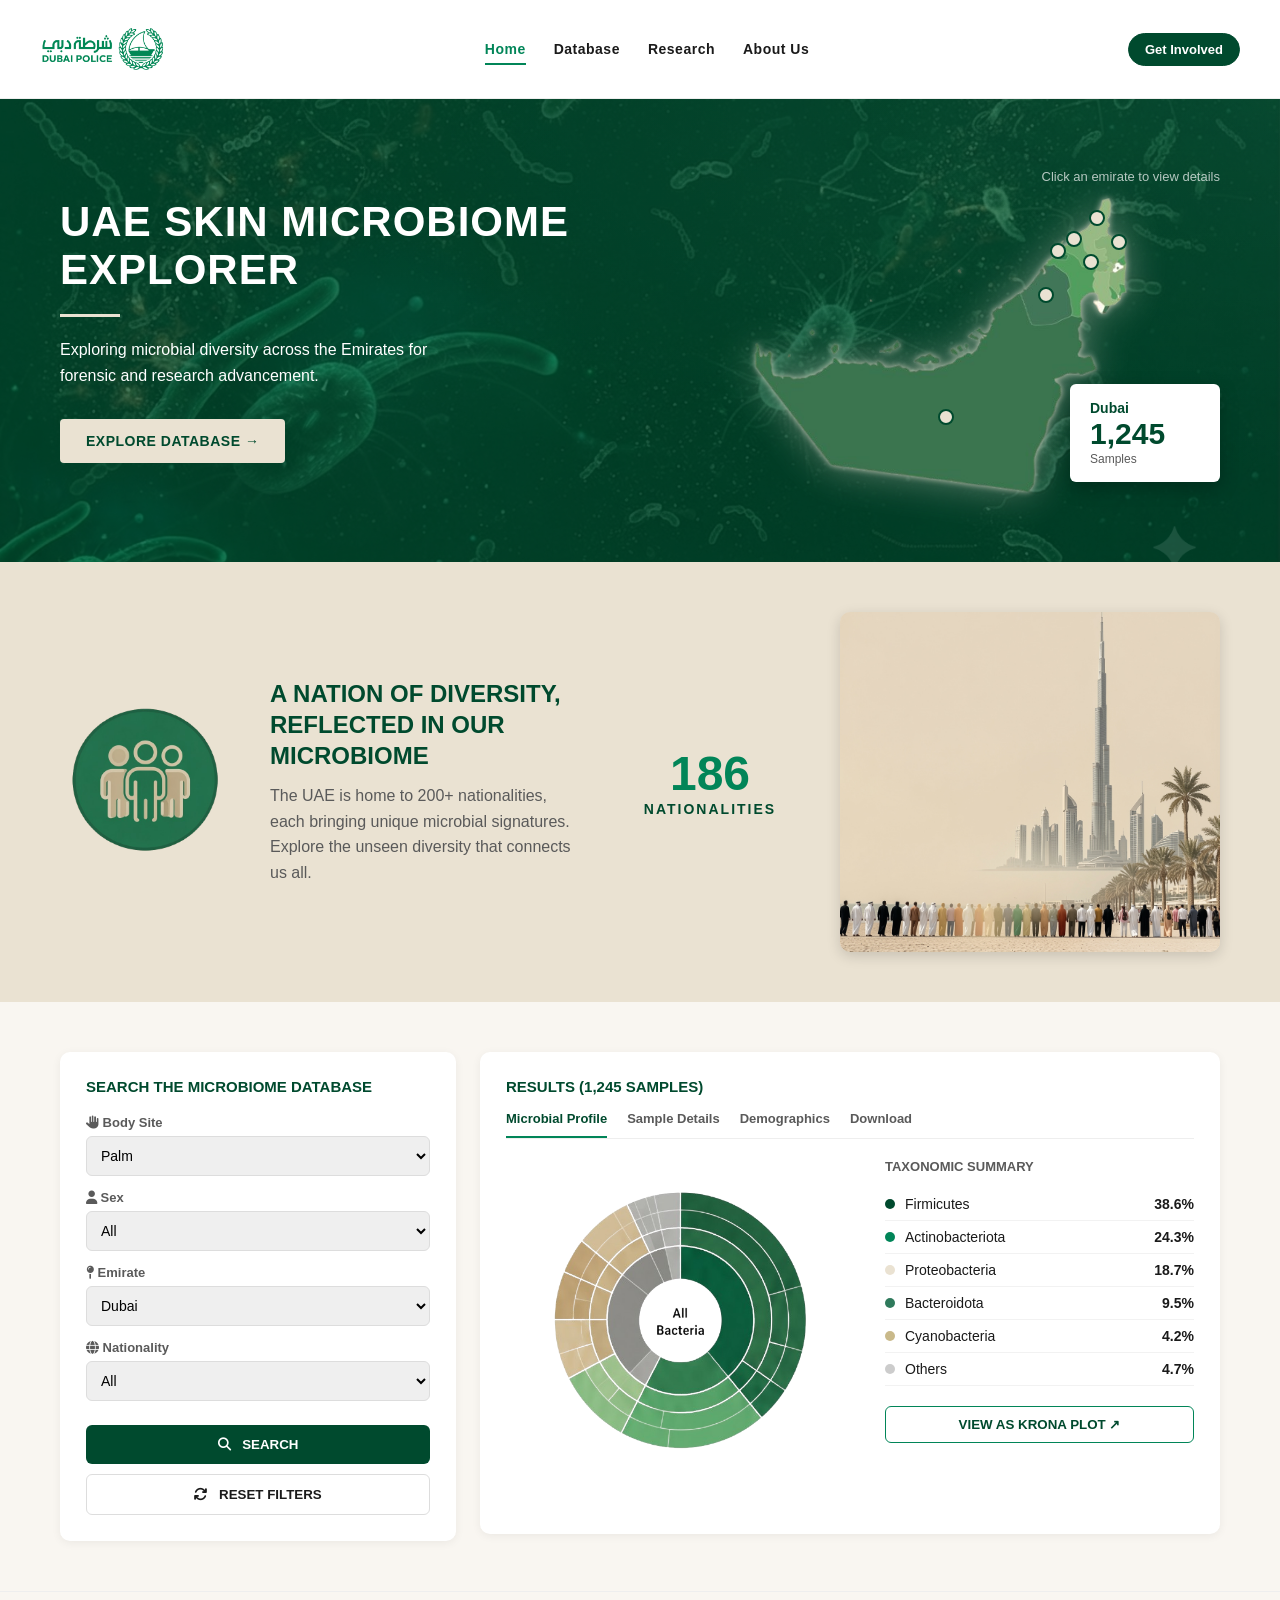
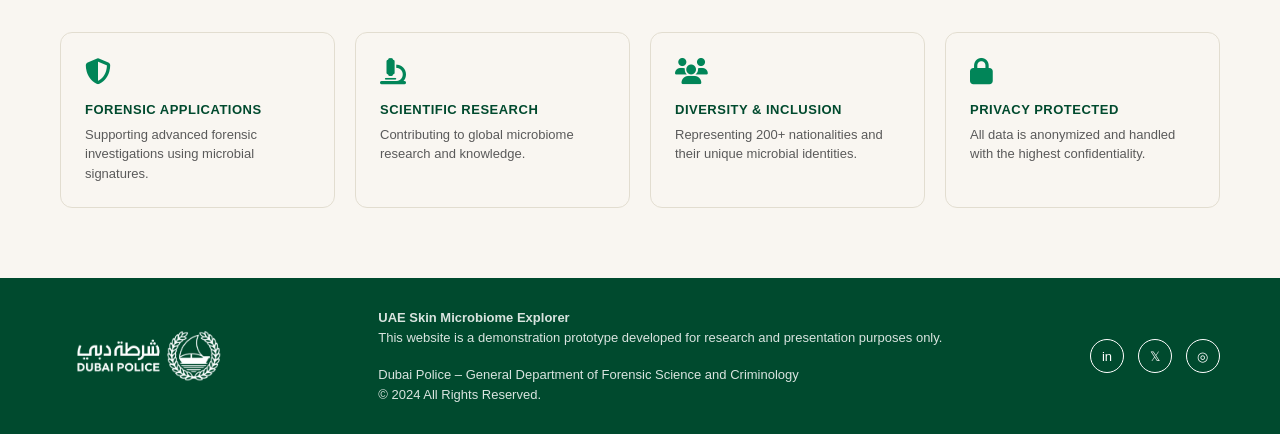
<file: index.html>
<!DOCTYPE html>
<html lang="en">
<head>
<meta charset="UTF-8">
<meta name="viewport" content="width=device-width, initial-scale=1.0">
<title>UAE Skin Microbiome Explorer</title>
<link rel="stylesheet" href="https://cdnjs.cloudflare.com/ajax/libs/font-awesome/6.5.1/css/all.min.css">
<link rel="stylesheet" href="https://unpkg.com/aos@2.3.4/dist/aos.css" />
<link rel="stylesheet" href="style.css">
</head>
<body>

<!-- ============ NAV BAR ============ -->
<nav class="navbar">
    <img src="images/Dubai-police-logo-vector.png" alt="Dubai Police Logo" height="70">

    <ul class="nav-links">
        <li><a href="index.html" class="active">Home</a></li>
        <li><a href="database.html">Database</a></li>
        <li><a href="research.html">Research</a></li>
        <li><a href="about.html">About Us</a></li>
        <!--<li><a href="contact.html">Contact</a></li>-->
    </ul>

    <a class="btn-outline" disabled >Get Involved</a>
</nav>

<!-- ============ HERO ============ -->
<header class="hero">
    <div class="hero-text">
        <h1 data-aos="fade-up">UAE SKIN MICROBIOME<br>EXPLORER</h1>
        <div class="hero-divider"></div>
        <p data-aos="fade-right" data-aos-delay="50">Exploring microbial diversity across the Emirates for
           forensic and research advancement.</p>
        <a href="database.html" class="btn-cta">EXPLORE DATABASE →</a>
    </div>

    <div class="hero-map">
        <p class="map-hint">Click an emirate to view details</p>

        <!-- OLD SVG MAP — kept here commented out in case the image version doesn't look right.
        <svg viewBox="0 0 500 500" class="uae-map">
            <polygon class="emirate" data-name="Ras Al Khaimah" data-samples="128"
                points="220,40 300,30 320,90 240,100" />
            <polygon class="emirate" data-name="Umm Al Quwain" data-samples="74"
                points="210,100 260,95 270,140 220,145" />
            <polygon class="emirate" data-name="Ajman" data-samples="96"
                points="270,140 310,135 315,170 275,175" />
            <polygon class="emirate" data-name="Sharjah" data-samples="612"
                points="150,110 220,100 240,180 170,190" />
            <polygon class="emirate" data-name="Dubai" data-samples="1245"
                points="170,190 275,175 300,240 200,250" />
            <polygon class="emirate" data-name="Fujairah" data-samples="210"
                points="315,170 360,180 350,250 300,240" />
            <polygon class="emirate" data-name="Abu Dhabi" data-samples="1782"
                points="60,250 200,250 260,400 80,420" />
        </svg>
        -->

        <!-- TRIAL: image-based map with clickable pins. Remove this div and un-comment the SVG above to revert. -->
        <div class="hero-map-image" data-aos="zoom-in" data-aos-delay="200">
            <img src="images/uae-map-emirates.png" alt="Map of the UAE emirates">

            <button class="map-pin" data-name="Ras Al Khaimah" data-samples="128" style="left:78%; top:8%;"></button>
            <button class="map-pin" data-name="Umm Al Quwain" data-samples="74" style="left:74%; top:15%;"></button>
            <button class="map-pin" data-name="Ajman" data-samples="96" style="left:71%; top:19%;"></button>
            <button class="map-pin" data-name="Sharjah" data-samples="612" style="left:77%; top:23%;"></button>
            <button class="map-pin" data-name="Fujairah" data-samples="210" style="left:82%; top:16%;"></button>
            <button class="map-pin" data-name="Dubai" data-samples="1245" style="left:69%; top:34%;"></button>
            <button class="map-pin" data-name="Abu Dhabi" data-samples="1782" style="left:51%; top:75%;"></button>
        </div>

        <div class="map-info" id="mapInfo">
            <span class="map-info-name">Dubai</span>
            <span class="map-info-count">1,245</span>
            <span class="map-info-label">Samples</span>
        </div>
    </div>
</header>

<!-- ============ DIVERSITY BAND ============ -->
<section class="diversity">
    <img src="images/icon-people.png" alt="Icon" height="170">
    <div class="diversity-text">
        <h2 data-aos="fade-up">A NATION OF DIVERSITY,<br>REFLECTED IN OUR MICROBIOME</h2>
        <p data-aos="fade-right" data-aos-delay="400">The UAE is home to 200+ nationalities, each bringing unique
           microbial signatures. Explore the unseen diversity that
           connects us all.</p>
    </div>
    
    <div class="diversity-stat">
    <span class="stat-number" id="natCounter">0</span>
    <span class="stat-label">NATIONALITIES</span>
</div>

    <div class="skyline-frame">
    <img src="images/Dubai-skyline.png" alt="Dubai Skyline with Burj Khalifa">
</div>
</section>

<!-- ============ DATABASE SEARCH ============ -->
<section class="database-search">

    <div class="search-panel"  data-aos="fade-zoom-in"
     data-aos-easing="ease-in-back"
     data-aos-delay="300"
     data-aos-offset="0">
        <h3>SEARCH THE MICROBIOME DATABASE</h3>

        <label>
            <div class="filter-icon"></div><i class="fa-solid fa-hand" ></i>
            Body Site
            <select>
                <option>Palm</option>
                <option>Forearm</option>
                <option>Finger</option>
            </select>
        </label>

        <label>
            <div class="filter-icon"></div><i class="fa-solid fa-user" ></i>
            Sex
            <select>
                <option>All</option>
                <option>Male</option>
                <option>Female</option>
            </select>
        </label>

        <label>
            <div class="filter-icon"></div><i class="fa-solid fa-map-pin"></i>
            Emirate
            <select>
                <option>Dubai</option>
                <option>Abu Dhabi</option>
                <option>Sharjah</option>
                <option>Ajman</option>
                <option>Ras Al Khaimah</option>
                <option>Fujairah</option>
                <option>Umm Al Quwain</option>
        
            </select>
        </label>

        <label>
            <div class="filter-icon"></div><i class="fa-solid fa-globe"></i>
            Nationality
            <select>
                <option>All</option>
                <option>Emirati</option>
                <option>Indian</option>
                <option>Pakistani</option>
                <option>Filipino</option>
                <option>British</option>
                <option>American</option>
                <option>Chinese</option>

            </select>
        </label>

       <button class="btn-search">
        <i class="fa-solid fa-magnifying-glass"></i> SEARCH
        </button>

        <button class="btn-reset">
        <i class="fa-solid fa-arrows-rotate"></i> RESET FILTERS
        </button>
    </div>

    <div class="results-panel" data-aos="fade-right"
     data-aos-offset="300"
     data-aos-easing="ease-in-sine">

        <h3>RESULTS (1,245 SAMPLES)</h3>
        <div class="results-tabs">
            <span class="tab active">Microbial Profile</span>
            <span class="tab">Sample Details</span>
            <span class="tab">Demographics</span>
            <span class="tab">Download</span>
        </div>

        <div class="results-body">
            <!-- TRIAL: static Krona plot preview image, swap for real D3 sunburst chart later -->
            <div class="chart-placeholder">
                <img src="images/krona-plot.png" alt="Krona-style taxonomic sunburst chart preview">
            </div>

            <div class="taxonomy-list">
                <h4>TAXONOMIC SUMMARY</h4>
                <ul>
                    <li><span class="dot dot1"></span> Firmicutes <b>38.6%</b></li>
                    <li><span class="dot dot2"></span> Actinobacteriota <b>24.3%</b></li>
                    <li><span class="dot dot3"></span> Proteobacteria <b>18.7%</b></li>
                    <li><span class="dot dot4"></span> Bacteroidota <b>9.5%</b></li>
                    <li><span class="dot dot5"></span> Cyanobacteria <b>4.2%</b></li>
                    <li><span class="dot dot6"></span> Others <b>4.7%</b></li>
                </ul>
                <button class="btn-outline-full">VIEW AS KRONA PLOT ↗</button>
            </div>
        </div>
    </div>
</section>

<!-- ============ FEATURES ============ -->
<section class="features">
    <div class="feature" data-aos="zoom-in">
        <div class="feature-icon"><i class="fa-solid fa-shield-halved"></i></div>
        <h4>FORENSIC APPLICATIONS</h4>
        <p>Supporting advanced forensic investigations using microbial signatures.</p>
    </div>
    <div class="feature" data-aos="zoom-in" data-aos-delay="100">
        <div class="feature-icon"><i class="fa-solid fa-microscope"></i></div>
        <h4>SCIENTIFIC RESEARCH</h4>
        <p>Contributing to global microbiome research and knowledge.</p>
    </div>
    <div class="feature" data-aos="zoom-in" data-aos-delay="200">
        <div class="feature-icon"><i class="fa-solid fa-users"></i></div>
        <h4>DIVERSITY & INCLUSION</h4>
        <p>Representing 200+ nationalities and their unique microbial identities.</p>
    </div>
    <div class="feature" data-aos="zoom-in" data-aos-delay="300">
        <div class="feature-icon"><i class="fa-solid fa-lock"></i></div>
        <h4>PRIVACY PROTECTED</h4>
        <p>All data is anonymized and handled with the highest confidentiality.</p>
    </div>
</section>

<!-- ============ FOOTER ============ -->
<footer class="site-footer">
    <img src="images/Dubai-police-logo-white.png" alt="Dubai Police Logo" height="60">

    <div class="footer-text">
        <p><b>UAE Skin Microbiome Explorer</b></p>
        <p>This website is a demonstration prototype developed for research and presentation purposes only.</p> <br>
        <p>Dubai Police – General Department of Forensic Science and Criminology</p>
        <p>© 2024 All Rights Reserved.</p>

    </div>

    <div class="footer-socials">
        <a href="#">in</a>
        <a href="#">𝕏</a>
        <a href="#">◎</a>
    </div>
</footer>

<script src="script.js"></script>
<script src="https://unpkg.com/aos@2.3.4/dist/aos.js"></script>

<script>
  AOS.init({
    duration: 800,
    once: true,
  });
</script>

</body>
</html>
</file>
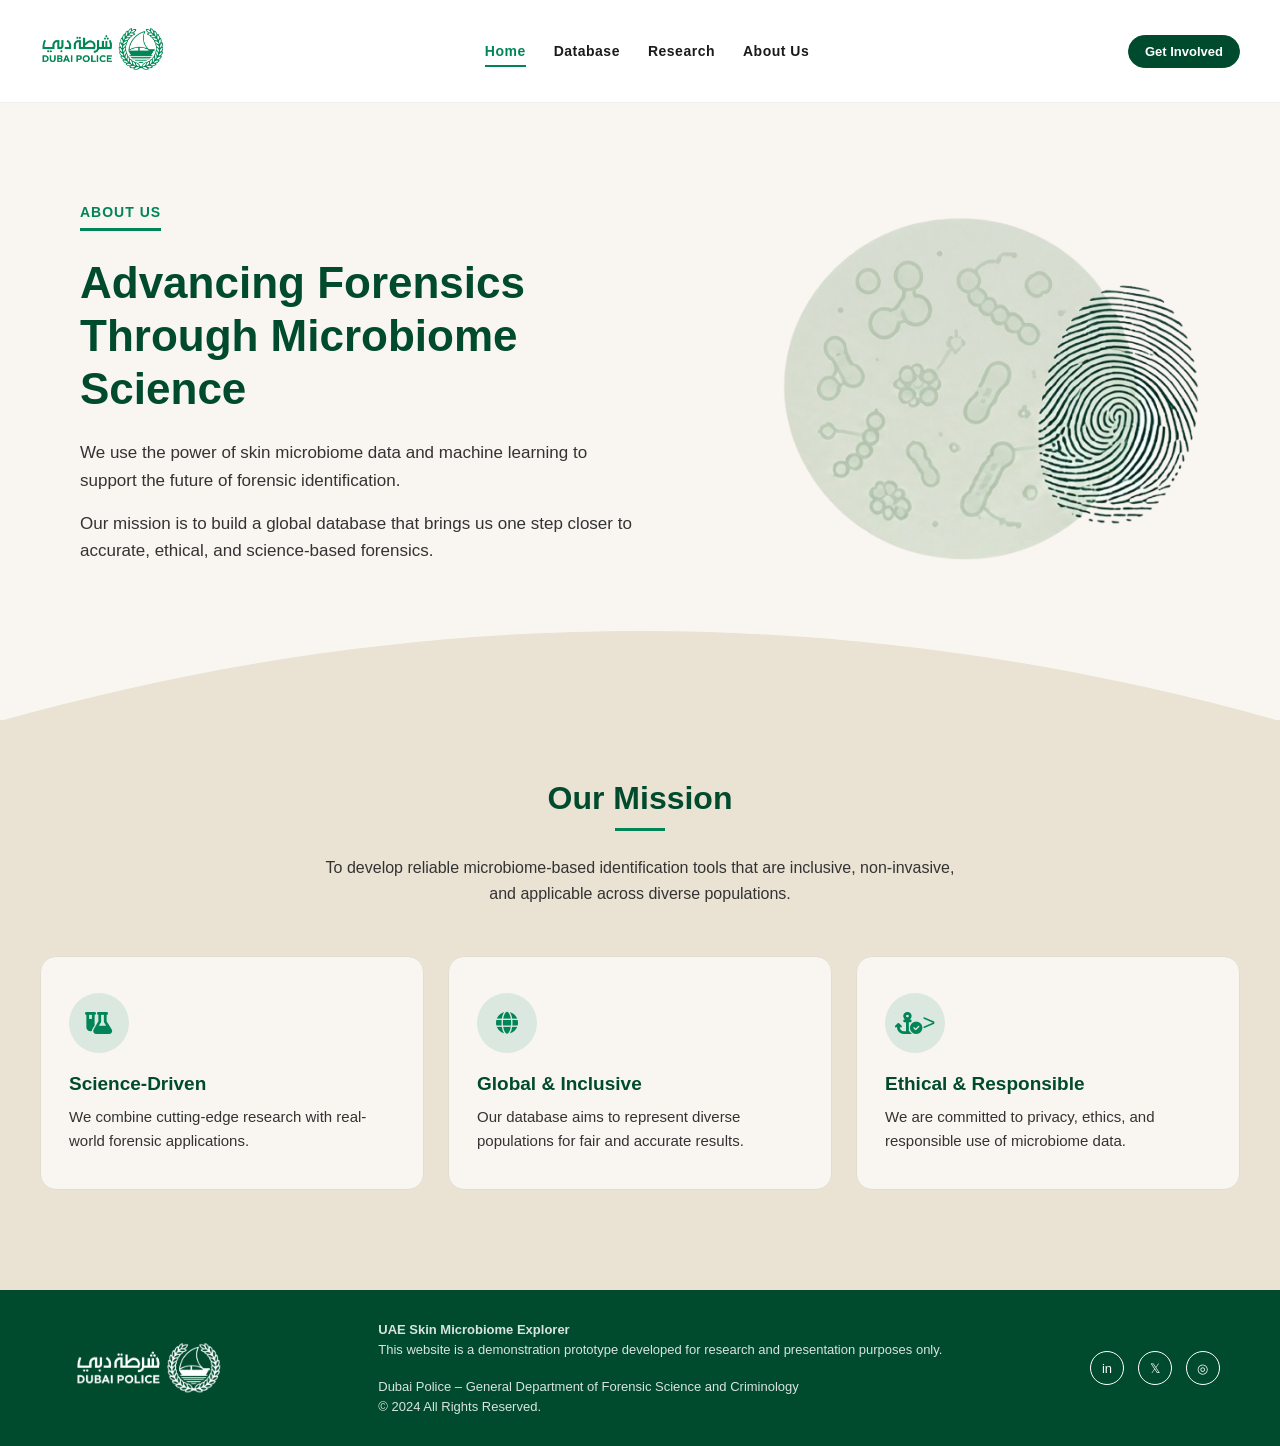
<file: about.html>
<!DOCTYPE html>
<html lang="en">
<head>
<meta charset="UTF-8">
<meta name="viewport" content="width=device-width, initial-scale=1.0">
<title>UAE Skin Microbiome Explorer</title>
<link rel="stylesheet" href="https://cdnjs.cloudflare.com/ajax/libs/font-awesome/6.5.1/css/all.min.css">
<link rel="stylesheet" href="https://unpkg.com/aos@2.3.4/dist/aos.css" />
<link rel="stylesheet" href="style.css">
<link rel="stylesheet" href="about-additions.css">
</head>
<body>


<!-- ============ NAV BAR ============ -->
<nav class="navbar">
    <a href="index.html" target="_self">
        <img src="images/Dubai-police-logo-vector.png" alt="Dubai Police Logo" height="70">
    </a>

    <ul class="nav-links">
        <li><a href="index.html" class="active">Home</a></li>
        <li><a href="database.html">Database</a></li>
        <li><a href="research.html">Research</a></li>
        <li><a href="about.html">About Us</a></li>
        <!--<li><a href="contact.html">Contact</a></li>-->
    </ul>

    <a href="#" class="btn-outline">Get Involved</a>
</nav>


<!-- ============ ABOUT HERO ============ -->
<section class="about-hero">
    <div class="about-hero-text">
        <span class="section-label" >ABOUT US</span>
        <h1 data-aos="fade-up">Advancing Forensics Through Microbiome Science</h1>
        <p data-aos="fade-right" data-aos-delay="50">We use the power of skin microbiome data and machine learning to support the future of forensic identification.</p>
        <p data-aos="fade-right" data-aos-delay="100">Our mission is to build a global database that brings us one step closer to accurate, ethical, and science-based forensics.</p>
    </div>

    <div class="about-hero-image">
        <img src="images/microbes-fingerprint.png" alt="Microbes and a fingerprint" data-aos="fade-left">
    </div>
</section>


<!-- ============ OUR MISSION ============ -->
<section class="mission-section">
    <div class="mission-curve">
    <svg viewBox="0 0 1440 120" preserveAspectRatio="none">
        <path d="M0,120 C480,0 960,0 1440,120 Z"></path>
    </svg>
</div
<br>
    <div class="mission-content">
        <span class="section-label center">OUR MISSION</span>
        <h2 data-aos="fade-up">Our Mission</h2>
        <p class="mission-subtitle" data-aos="fade-right" data-aos-delay="50"">To develop reliable microbiome-based identification tools that are inclusive, non-invasive, and applicable across diverse populations.</p>

        <div class="mission-cards">
            <div class="mission-card" data-aos="zoom-in" data-aos-delay="150">
                <div class="mission-card-icon"><i class="fa-solid fa-flask-vial" ></i></div>
                <h3>Science-Driven</h3>
                <p>We combine cutting-edge research with real-world forensic applications.</p>
            </div>

            <div class="mission-card" data-aos="zoom-in" data-aos-delay="250">
                <div class="mission-card-icon"><i class="fa-solid fa-globe"></i></div>
                <h3>Global &amp; Inclusive</h3>
                <p>Our database aims to represent diverse populations for fair and accurate results.</p>
            </div>

            <div class="mission-card"data-aos="zoom-in" data-aos-delay="350">
                <div class="mission-card-icon"><i class="fa-solid fa-anchor-circle-check"></i>></div>
                <h3>Ethical &amp; Responsible</h3>
                <p>We are committed to privacy, ethics, and responsible use of microbiome data.</p>
            </div>
        </div>
    </div>
</section>




<!-- ============ FOOTER ============ -->
<footer class="site-footer">
    <img src="images/Dubai-police-logo-white.png" alt="Dubai Police Logo" height="60">

    <div class="footer-text">
        <p><b>UAE Skin Microbiome Explorer</b></p>
        <p>This website is a demonstration prototype developed for research and presentation purposes only.</p> <br>
        <p>Dubai Police – General Department of Forensic Science and Criminology</p>
        <p>© 2024 All Rights Reserved.</p>

    </div>

    <div class="footer-socials">
        <a href="#">in</a>
        <a href="#">𝕏</a>
        <a href="#">◎</a>
    </div>
</footer>

<script src="script.js"></script>
<script src="https://unpkg.com/aos@2.3.4/dist/aos.js"></script>

<script>
  AOS.init({
    duration: 800,
    once: true,
  });
</script>

</body>
</html>
</file>
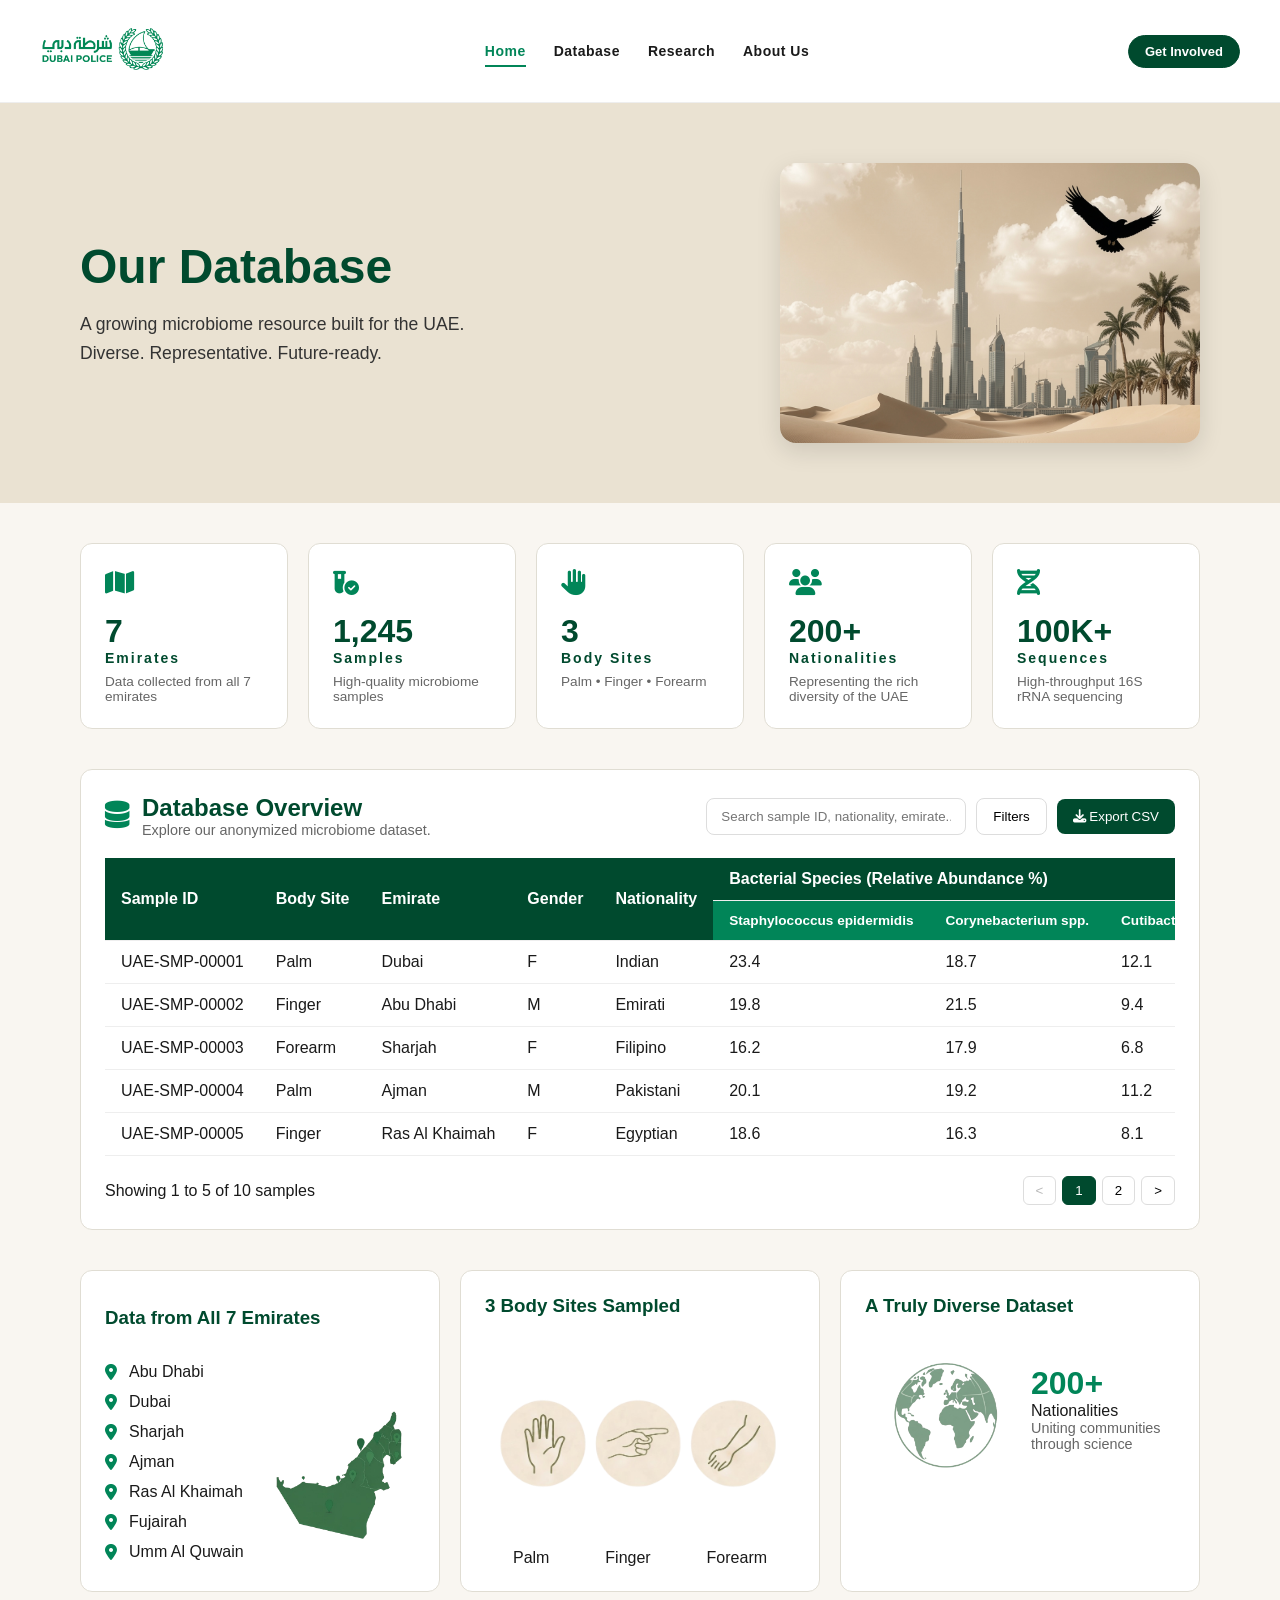
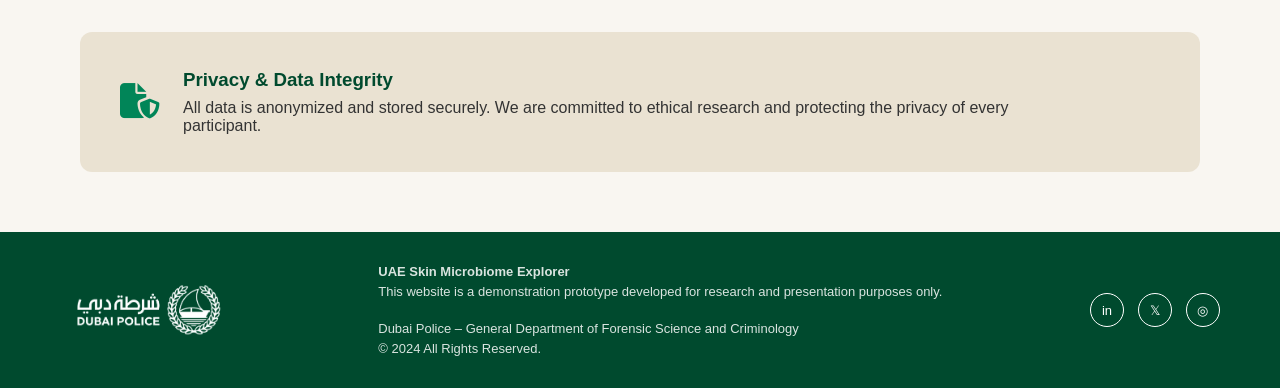
<file: database.html>
<!DOCTYPE html>
<html lang="en">
<head>
<meta charset="UTF-8">
<meta name="viewport" content="width=device-width, initial-scale=1.0">
<title>UAE Skin Microbiome Explorer</title>
<link rel="stylesheet" href="https://cdnjs.cloudflare.com/ajax/libs/font-awesome/6.5.1/css/all.min.css">
<link rel="stylesheet" href="https://unpkg.com/aos@2.3.4/dist/aos.css" />
<link rel="stylesheet" href="style.css">
<link rel="stylesheet" href="database-additions.css">
</head>
<body>


<!-- ============ NAV BAR ============ -->
<nav class="navbar">
    <a href="index.html" target="_self">
        <img src="images/Dubai-police-logo-vector.png" alt="Dubai Police Logo" height="70">
    </a>

    <ul class="nav-links">
        <li><a href="index.html" class="active">Home</a></li>
        <li><a href="database.html">Database</a></li>
        <li><a href="research.html">Research</a></li>
        <li><a href="about.html">About Us</a></li>
        <!--<li><a href="contact.html">Contact</a></li>-->
    </ul>

    <a href="#" class="btn-outline" disabled>Get Involved</a>
</nav>


<!-- ============ DATABASE HERO ============ -->
<section class="db-hero">
    <div class="db-hero-text">
        <h1 data-aos="fade-up">Our Database</h1>
        <p data-aos="fade-right" data-aos-delay="50">A growing microbiome resource built for the UAE.<br>Diverse. Representative. Future-ready.</p>
    </div>
    <div class="skyline-image">
    <img src="images/Dubai-skyline-3.jpg" alt=" Dubai Skyline" data-aos="fade-left" data-aos-delay="100">
    </div>
</section>


<!-- ============ STATS BAND ============ -->
<section class="db-stats">
    <div class="stat-card"data-aos="zoom-in">
        <div class="stat-icon"><i class="fa-solid fa-map"></i></div>
        <div class="stat-number" data-stat="emirates">7</div>
        <div class="stat-label">Emirates</div>
        <p class="stat-desc">Data collected from all 7 emirates</p>
    </div>
    <div class="stat-card" data-aos="zoom-in" data-aos-delay="100">
        <div class="stat-icon"><i class="fa-solid fa-vial-circle-check"></i></div>
        <div class="stat-number" data-stat="samples">1,245</div>
        <div class="stat-label">Samples</div>
        <p class="stat-desc">High-quality microbiome samples</p>
    </div>
    <div class="stat-card" data-aos="zoom-in" data-aos-delay="200">
        <div class="stat-icon"><i class="fa-solid fa-hand"></i></div>
        <div class="stat-number" data-stat="body-sites">3</div>
        <div class="stat-label">Body Sites</div>
        <p class="stat-desc">Palm &bull; Finger &bull; Forearm</p>
    </div>
    <div class="stat-card" data-aos="zoom-in" data-aos-delay="300">
        <div class="stat-icon"><i class="fa-solid fa-users"></i></div>
        <div class="stat-number" data-stat="nationalities">200+</div>
        <div class="stat-label">Nationalities</div>
        <p class="stat-desc">Representing the rich diversity of the UAE</p>
    </div>
    <div class="stat-card" data-aos="zoom-in" data-aos-delay="400">
        <div class="stat-icon"><i class="fa-solid fa-dna"></i></div>
        <div class="stat-number" data-stat="sequences">100K+</div>
        <div class="stat-label">Sequences</div>
        <p class="stat-desc">High-throughput 16S rRNA sequencing</p>
    </div>
</section>


<!-- ============ DATABASE OVERVIEW ============ -->
<section class="db-overview" data-aos="fade-right"
     data-aos-offset="300"
     data-aos-easing="ease-in-sine">

    <div class="db-overview-header">
        <div class="db-overview-title">
            <div class="db-overview-icon"><i class="fa-solid fa-database"></i></div>
            <div>
                <h2>Database Overview</h2>
                <p>Explore our anonymized microbiome dataset.</p>
            </div>
        </div>

        <div class="db-overview-controls">
            <input type="text" class="db-search" placeholder="Search sample ID, nationality, emirate...">
            <button class="btn-filter">Filters</button>
            <button class="btn-export"><i class="fa-solid fa-download"></i> Export CSV</button>
        </div>
    </div>

    <div class="db-table-wrapper">
        <table class="db-table">
            <thead>
                <tr>
                    <th rowspan="2">Sample ID</th>
                    <th rowspan="2">Body Site</th>
                    <th rowspan="2">Emirate</th>
                    <th rowspan="2">Gender</th>
                    <th rowspan="2">Nationality</th>
                    <th colspan="5" class="species-header">Bacterial Species (Relative Abundance %)</th>
                </tr>
                <tr>
                    <th>Staphylococcus epidermidis</th>
                    <th>Corynebacterium spp.</th>
                    <th>Cutibacterium acnes</th>
                    <th>Micrococcus luteus</th>
                    <th>&hellip;</th>
                </tr>
            </thead>
            <tbody id="db-table-body">
                <!-- Sample rows will be populated here via script.js -->
            </tbody>
        </table>
    </div>

    <div class="db-pagination">
        <span id="db-pagination-summary">Showing 0 of 0 samples</span>
        <div class="db-pagination-controls" id="db-pagination-controls">
            <!-- Pagination buttons will be populated here via script.js -->
        </div>
    </div>
</section>


<!-- ============ DATA HIGHLIGHTS (3-column) ============ -->
<section class="db-highlights">
    <div class="highlight-card" data-aos="fade-up"
     data-aos-duration="1000">

        <h3>Data from All 7 Emirates</h3>
        <ul class="emirate-list">
            <li><span class="pin-icon"><i class="fa-solid fa-location-dot"></i></span>Abu Dhabi</li>
            <li><span class="pin-icon"><i class="fa-solid fa-location-dot"></i></span>Dubai</li>
            <li><span class="pin-icon"><i class="fa-solid fa-location-dot"></i></span>Sharjah</li>
            <li><span class="pin-icon"><i class="fa-solid fa-location-dot"></i></span>Ajman</li>
            <li><span class="pin-icon"><i class="fa-solid fa-location-dot"></i></span>Ras Al Khaimah</li>
            <li><span class="pin-icon"><i class="fa-solid fa-location-dot"></i></span>Fujairah</li>
            <li><span class="pin-icon"><i class="fa-solid fa-location-dot"></i></span>Umm Al Quwain</li>
        </ul>
        <div class="emirate-graphic">
        <img src="images/uae-map-pins.png" alt="Map of the UAE">
        </div>
    </div>

    <div class="highlight-card highlight-center" data-aos="fade-up"
     data-aos-duration="1000">
        <h3>3 Body Sites Sampled</h3>
        <div class="body-sites-row">
            <div class="body-site">
                <p>Palm</p>
            </div>
            <div class="body-site">
                <p>Finger</p>
            </div>
            <div class="body-site">
                <p>Forearm</p>
            </div>
        </div>
        <img src="images/bodysites-icon.png" alt="Hand and Forearm Illustration" class="body-sites-graphic">
    </div>

    <div class="highlight-card" data-aos="fade-up"
     data-aos-duration="1000">
        <h3>A Truly Diverse Dataset</h3>
        <div class="diverse-content">
            <div class="globe-icon"><img src="images/globe-clear.png" alt="Globe Icon"></div>
            <div>
                <div class="diverse-number" data-stat="nationalities-2">200+</div>
                <p>Nationalities</p>
                <p class="diverse-desc">Uniting communities through science</p>
            </div>
        </div>
    </div>
</section>


<!-- ============ PRIVACY BAND ============ -->
<section class="db-privacy" data-aos="zoom-in" 
     data-aos-easing="ease-in-back"
     data-aos-delay="50"
     data-aos-offset="0">
    <div class="privacy-icon"><i class="fa-solid fa-file-shield"></i></div>
    <div class="privacy-text">
        <h3>Privacy &amp; Data Integrity</h3>
        <p>All data is anonymized and stored securely. We are committed to ethical research and protecting the privacy of every participant.</p>
    </div>
    <div class="privacy-graphic"><!-- graphic goes here later --></div>
</section>





<!-- ============ FOOTER ============ -->
<footer class="site-footer">
    <img src="images/Dubai-police-logo-white.png" alt="Dubai Police Logo" height="60">

    <div class="footer-text">
        <p><b>UAE Skin Microbiome Explorer</b></p>
        <p>This website is a demonstration prototype developed for research and presentation purposes only.</p> <br>
        <p>Dubai Police – General Department of Forensic Science and Criminology</p>
        <p>© 2024 All Rights Reserved.</p>

    </div>

    <div class="footer-socials">
        <a href="#">in</a>
        <a href="#">𝕏</a>
        <a href="#">◎</a>
    </div>
</footer>

<script src="script.js"></script>
<script src="database-table.js"></script>
<script src="https://unpkg.com/aos@2.3.4/dist/aos.js"></script>

<script>
  AOS.init({
    duration: 800,
    once: true,
  });
</script>

</body>
</html>
</file>
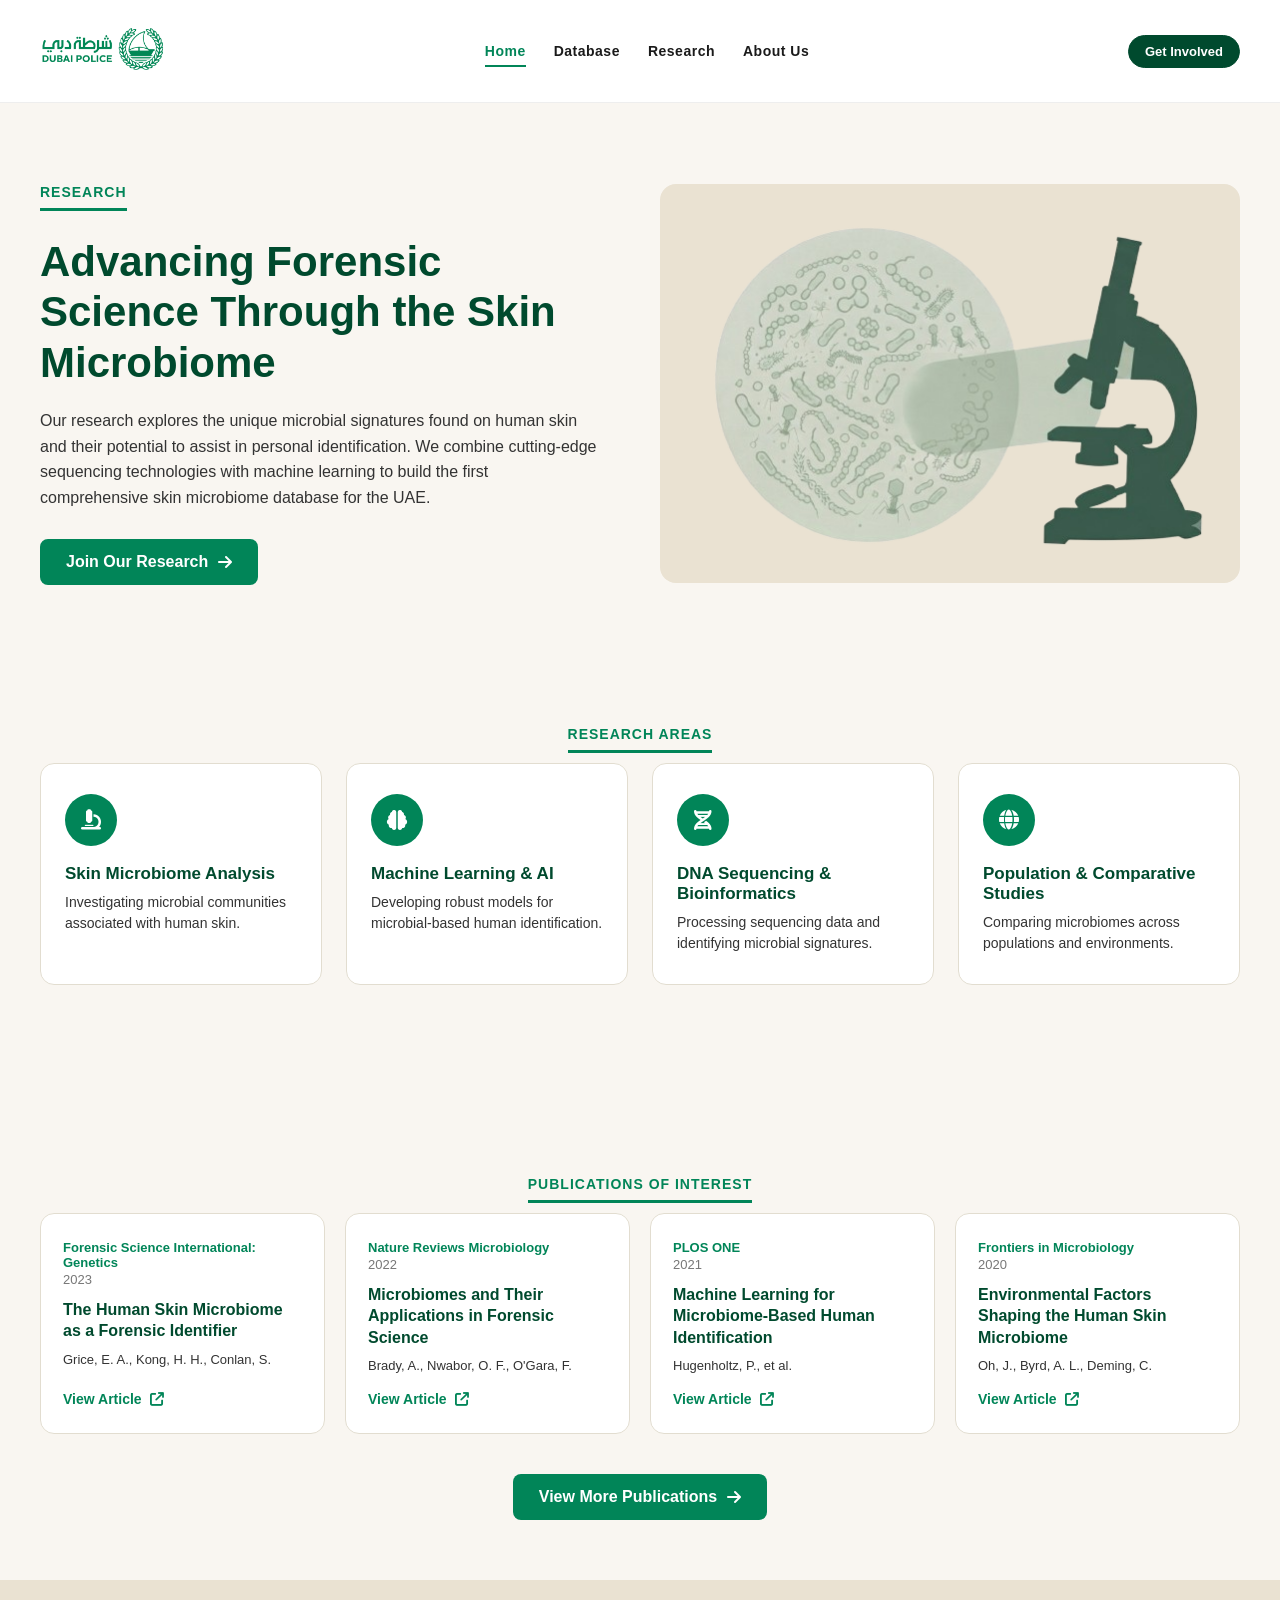
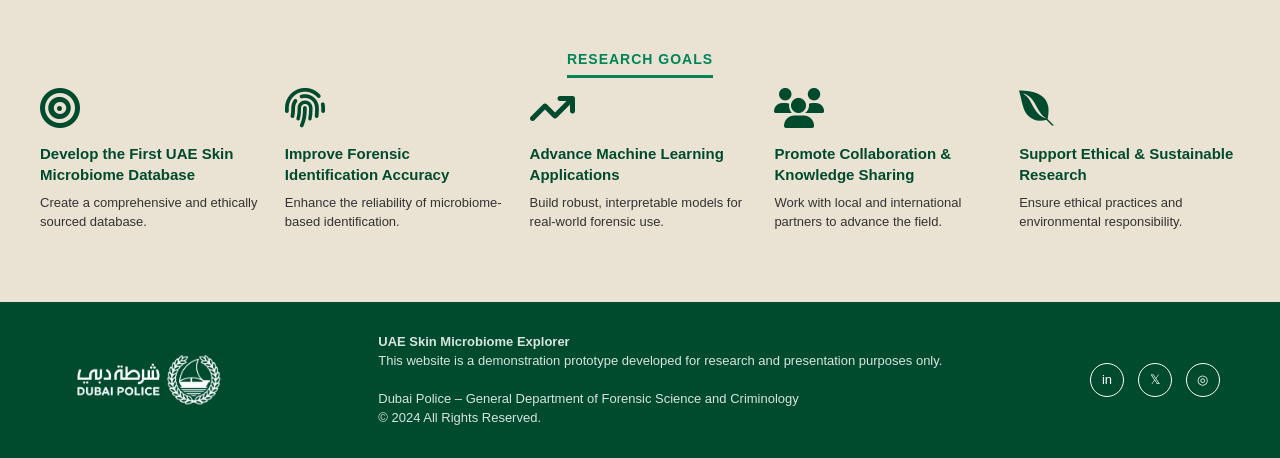
<file: research.html>
<!DOCTYPE html>
<html lang="en">
<head>
<meta charset="UTF-8">
<meta name="viewport" content="width=device-width, initial-scale=1.0">
<title>UAE Skin Microbiome Explorer</title>
<link rel="stylesheet" href="https://cdnjs.cloudflare.com/ajax/libs/font-awesome/6.5.1/css/all.min.css">
<link rel="stylesheet" href="https://unpkg.com/aos@2.3.4/dist/aos.css" />
<link rel="stylesheet" href="style.css">
<link rel="stylesheet" href="research-additions.css">
</head>
<body>


<!-- ============ NAV BAR ============ -->
<nav class="navbar">
    <a href="index.html" target="_self">
        <img src="images/Dubai-police-logo-vector.png" alt="Dubai Police Logo" height="70">
    </a>

    <ul class="nav-links">
        <li><a href="index.html" class="active">Home</a></li>
        <li><a href="database.html">Database</a></li>
        <li><a href="research.html">Research</a></li>
        <li><a href="about.html">About Us</a></li>
        <!--<li><a href="contact.html">Contact</a></li>-->
    </ul>

    <a href="#" class="btn-outline" disabled >Get Involved</a>
</nav>


<!-- ============ RESEARCH HERO ============ -->
<section class="research-hero">
    <div class="research-hero-text">
        <span class="section-label">RESEARCH</span>
        <h1 data-aos="fade-up">Advancing Forensic Science Through the Skin Microbiome</h1>
        <p ata-aos="fade-right" data-aos-delay="50">Our research explores the unique microbial signatures found on human skin and their potential to assist in personal identification. We combine cutting-edge sequencing technologies with machine learning to build the first comprehensive skin microbiome database for the UAE.</p>
        <a href="#" class="btn-solid" disabled>Join Our Research <i class="fa-solid fa-arrow-right"></i></a>
    </div>

    <div class="research-hero-image">
        <img src="images/micrscope-microbes.png" alt="Microbes and a fingerprint" data-aos="fade-left">
    </div>
</section>


<!-- ============ RESEARCH AREAS ============ -->
<section class="research-areas" id="research-areas">
    <span class="section-label center">RESEARCH AREAS</span>

    <div class="research-areas-grid">
        <div class="research-area-card"data-aos="fade-right" data-aos-delay="50">
            <div class="research-area-icon"><i class="fa-solid fa-microscope"></i></div>
            <h3>Skin Microbiome Analysis</h3>
            <p>Investigating microbial communities associated with human skin.</p>
        </div>

        <div class="research-area-card" data-aos="fade-right" data-aos-delay="100">
            <div class="research-area-icon"><i class="fa-solid fa-brain"></i></div>
            <h3>Machine Learning &amp; AI</h3>
            <p>Developing robust models for microbial-based human identification.</p>
        </div>

        <div class="research-area-card" data-aos="fade-right" data-aos-delay="200">
            <div class="research-area-icon"><i class="fa-solid fa-dna"></i></div>
            <h3>DNA Sequencing &amp; Bioinformatics</h3>
            <p>Processing sequencing data and identifying microbial signatures.</p>
        </div>

        <div class="research-area-card" data-aos="fade-right" data-aos-delay="300">
            <div class="research-area-icon"><i class="fa-solid fa-globe"></i></div>
            <h3>Population &amp; Comparative Studies</h3>
            <p>Comparing microbiomes across populations and environments.</p>
        </div>
    </div>
</section>



<!-- ============ PUBLICATIONS OF INTEREST ============ -->
<section class="publications">
    <span class="section-label center">PUBLICATIONS OF INTEREST</span>

    <div class="publications-grid">
        <div class="publication-card" data-aos="fade-up"
     data-aos-easing="linear"
     data-aos-duration="850">
            <p class="publication-source">Forensic Science International: Genetics</p>
            <p class="publication-year">2023</p>
            <h3>The Human Skin Microbiome as a Forensic Identifier</h3>
            <p class="publication-authors">Grice, E. A., Kong, H. H., Conlan, S.</p>
            <a href="https://www.frontiersin.org/journals/microbiology/articles/10.3389/fmicb.2021.634511/full" target="_blank" class="publication-link">View Article <i class="fa-solid fa-arrow-up-right-from-square"></i></a>
        </div>

        <div class="publication-card" data-aos="fade-up"
     data-aos-easing="linear"
     data-aos-duration="900">
            <p class="publication-source">Nature Reviews Microbiology</p>
            <p class="publication-year">2022</p>
            <h3>Microbiomes and Their Applications in Forensic Science</h3>
            <p class="publication-authors">Brady, A., Nwabor, O. F., O'Gara, F.</p>
            <a href="https://academic.oup.com/gpb/article/21/1/97/7274175" target="_blank" class="publication-link">View Article <i class="fa-solid fa-arrow-up-right-from-square"></i></a>
        </div>

        <div class="publication-card" data-aos="fade-up"
     data-aos-easing="linear"
     data-aos-duration="950">
            <p class="publication-source">PLOS ONE</p>
            <p class="publication-year">2021</p>
            <h3>Machine Learning for Microbiome-Based Human Identification</h3>
            <p class="publication-authors">Hugenholtz, P., et al.</p>
            <a href="https://link.springer.com/article/10.1007/s00414-025-03610-2" target="_blank" class="publication-link">View Article <i class="fa-solid fa-arrow-up-right-from-square"></i></a>
        </div>

        <div class="publication-card" data-aos="fade-up"
     data-aos-easing="linear"
     data-aos-duration="1000">
            <p class="publication-source">Frontiers in Microbiology</p>
            <p class="publication-year">2020</p>
            <h3>Environmental Factors Shaping the Human Skin Microbiome</h3>
            <p class="publication-authors">Oh, J., Byrd, A. L., Deming, C.</p>
            <a href="https://link.springer.com/article/10.1007/s40257-020-00551-x" target="_blank" class="publication-link">View Article <i class="fa-solid fa-arrow-up-right-from-square"></i></a>
        </div>
    </div>

    <div class="publications-more">
        <a href="#" class="btn-solid">View More Publications <i class="fa-solid fa-arrow-right"></i></a>
    </div>
</section>


<!-- ============ RESEARCH GOALS ============ -->
<section class="research-goals">
    <span class="section-label center">RESEARCH GOALS</span>

    <div class="research-goals-grid">
        <div class="research-goal">
            <div class="research-goal-icon"><i class="fa-solid fa-bullseye"></i></div>
            <h4 data-aos="zoom-out-up">Develop the First UAE Skin Microbiome Database</h4>
            <p data-aos="zoom-out-up" data-aos-delay="100">Create a comprehensive and ethically sourced database.</p>
        </div>

        <div class="research-goal">
            <div class="research-goal-icon"><i class="fa-solid fa-fingerprint"></i></div>
            <h4 data-aos="zoom-out-up" >Improve Forensic Identification Accuracy</h4>
            <p data-aos="zoom-out-up" data-aos-delay="100">Enhance the reliability of microbiome-based identification.</p>
        </div>

        <div class="research-goal">
            <div class="research-goal-icon"><i class="fa-solid fa-arrow-trend-up"></i></div>
            <h4 data-aos="zoom-out-up" >Advance Machine Learning Applications</h4>
            <p data-aos="zoom-out-up" data-aos-delay="100">Build robust, interpretable models for real-world forensic use.</p>
        </div>

        <div class="research-goal">
            <div class="research-goal-icon"><i class="fa-solid fa-users"></i></div>
            <h4 data-aos="zoom-out-up" >Promote Collaboration &amp; Knowledge Sharing</h4>
            <p data-aos="zoom-out-up" data-aos-delay="100">Work with local and international partners to advance the field.</p>
        </div>

        <div class="research-goal">
            <div class="research-goal-icon"><i class="fa-brands fa-envira"></i></div>
            <h4 data-aos="zoom-out-up" >Support Ethical &amp; Sustainable Research</h4>
            <p data-aos="zoom-out-up" data-aos-delay="100">Ensure ethical practices and environmental responsibility.</p>
        </div>
    </div>
</section>




<!-- ============ FOOTER ============ -->
<footer class="site-footer">
    <img src="images/Dubai-police-logo-white.png" alt="Dubai Police Logo" height="60">

    <div class="footer-text">
        <p><b>UAE Skin Microbiome Explorer</b></p>
        <p>This website is a demonstration prototype developed for research and presentation purposes only.</p> <br>
        <p>Dubai Police – General Department of Forensic Science and Criminology</p>
        <p>© 2024 All Rights Reserved.</p>

    </div>

    <div class="footer-socials">
        <a href="#">in</a>
        <a href="#">𝕏</a>
        <a href="#">◎</a>
    </div>
</footer>

<script src="script.js"></script>
<script src="https://unpkg.com/aos@2.3.4/dist/aos.js"></script>

<script>
  AOS.init({
    duration: 800,
    once: true,
  });
</script>

</body>
</html>
</file>
<file: style.css>
/* ===========================================================
   UAE SKIN MICROBIOME EXPLORER — STATIC HOMEPAGE STYLES
   Color system:
     --green-primary : #018558   (buttons, accents, icons)
     --green-dark    : #004a2e   (hero bg, headings, footer)
     --beige         : #eae2d2   (soft section backgrounds)
     --white         : #ffffff
=========================================================== */

:root {
    --green-primary: #018558;
    --green-dark: #004a2e;
    --beige: #eae2d2;
    --sand: #e6d6bf;
    --cream: #f9f6f1;
    --white: #ffffff;
    --text-dark: #1a1a1a;
    --text-muted: #5a5a5a;
    --font-heading: 'Arial Black', Arial, sans-serif;
    --font-body: Arial, Helvetica, sans-serif;
}

* {
    margin: 0;
    padding: 0;
    box-sizing: border-box;
}

body {
    font-family: var(--font-body);
    background-color: var(--cream);
    color: var(--text-dark);
}

a {
    text-decoration: none;
    color: inherit;
}

ul {
    list-style: none;
}

/* ===================== NAV BAR ===================== */
.navbar {
    display: flex;
    align-items: center;
    justify-content: space-between;
    padding: 14px 40px;
    background-color: var(--white);
    border-bottom: 1px solid #eee;
}

.logo {
    display: flex;
    align-items: center;
    gap: 10px;
}

.logo-mark {
    color: var(--green-primary);
    font-size: 24px;
}

.logo-text {
    display: flex;
    flex-direction: column;
    line-height: 1.1;
}

.logo-arabic {
    font-size: 13px;
    color: var(--green-dark);
}

.logo-en {
    font-size: 12px;
    font-weight: bold;
    letter-spacing: 1px;
    color: var(--green-dark);
}

.nav-links {
    display: flex;
    gap: 28px;
}

.nav-links a {
    font-size: 14px;
    font-weight: 600;
    letter-spacing: 0.5px;
    color: var(--text-dark);
    padding-bottom: 6px;
}

.nav-links a.active,
.nav-links a:hover {
    color: var(--green-primary);
    border-bottom: 2px solid var(--green-primary);
}

.btn-outline {
    border: 1px solid var(--green-dark);
    background-color: var(--green-dark);
    color: var(--white);
    padding: 8px 16px;
    border-radius: 20px;
    font-size: 13px;
    font-weight: 600;
    white-space: nowrap;
}

/* ===================== HERO ===================== */
.hero {
    display: flex;
    justify-content: space-between;
    align-items: center;
    gap: 40px;
    background: radial-gradient(ellipse at top right, #0a5c3d 0%, var(--green-dark) 60%);
    color: var(--white);
    padding: 70px 60px;
    flex-wrap: wrap;
}

.hero-text {
    flex: 1;
    min-width: 320px;
}

.hero-text h1 {
    font-size: 42px;
    line-height: 1.15;
    letter-spacing: 1px;
    margin-bottom: 20px;
}

.hero-divider {
    width: 60px;
    height: 3px;
    background-color: var(--beige);
    margin-bottom: 20px;
}

.hero-text p {
    font-size: 16px;
    line-height: 1.6;
    max-width: 420px;
    margin-bottom: 30px;
    opacity: 0.9;
}

.btn-cta {
    display: inline-block;
    background-color: var(--beige);
    color: var(--green-dark);
    font-weight: bold;
    font-size: 14px;
    letter-spacing: 0.5px;
    padding: 14px 26px;
    border-radius: 4px;
}

.btn-cta:hover {
    background-color: var(--white);
}

/* ---------- Hero Map ---------- */
.hero-map {
    position: relative;
    flex: 1;
    min-width: 340px;
    max-width: 480px;
}

.map-hint {
    font-size: 13px;
    opacity: 0.7;
    text-align: right;
    margin-bottom: 10px;
}

.uae-map {
    width: 100%;
    height: auto;
}

.emirate {
    fill: #2f7a5c;
    stroke: var(--green-dark);
    stroke-width: 2;
    cursor: pointer;
    transition: fill 0.2s ease;
}

.emirate:hover,
.emirate.is-active {
    fill: var(--beige);
}

.map-info {
    position: absolute;
    bottom: 10px;
    right: 0;
    background-color: var(--white);
    color: var(--green-dark);
    padding: 16px 20px;
    border-radius: 6px;
    min-width: 150px;
    box-shadow: 0 6px 18px rgba(0,0,0,0.25);
}

.map-info-name {
    display: block;
    font-size: 14px;
    font-weight: 600;
}

.map-info-count {
    display: block;
    font-size: 30px;
    font-weight: 800;
    line-height: 1.2;
}

.map-info-label {
    display: block;
    font-size: 12px;
    color: var(--text-muted);
}

/* ===================== DIVERSITY BAND ===================== */
.diversity {
    display: flex;
    align-items: center;
    gap: 40px;
    background-color: var(--beige);
    padding: 50px 60px;
    flex-wrap: wrap;
}

.diversity-icon {
    font-size: 40px;
    background-color: var(--white);
    border: 2px solid var(--green-primary);
    border-radius: 50%;
    width: 80px;
    height: 80px;
    display: flex;
    align-items: center;
    justify-content: center;
    flex-shrink: 0;
}

.diversity-text {
    flex: 2;
    min-width: 280px;
}

.diversity-text h2 {
    color: var(--green-dark);
    font-size: 24px;
    line-height: 1.3;
    margin-bottom: 12px;
}

.diversity-text p {
    color: var(--text-muted);
    max-width: 480px;
    line-height: 1.6;
}

.diversity-stat {
    flex: 1;
    min-width: 180px;
    text-align: center;
}

.stat-number {
    display: block;
    font-size: 48px;
    font-weight: 800;
    color: var(--green-primary);
}

.stat-label {
    display: block;
    font-size: 14px;
    font-weight: 700;
    letter-spacing: 2px;
    color: var(--green-dark);
}

.skyline-frame {
    width: 380px;
    height: 340px;
    border-radius: 10px;
    overflow: hidden;
    flex-shrink: 0;
    box-shadow: 0 4px 14px rgba(0,0,0,0.15);
}

.skyline-frame img {
    width: 100%;
    height: 100%;
    object-fit: cover;
    object-position: bottom;
    display: block;
}

/* ===================== DATABASE SEARCH ===================== */
.filter-icon {
    font-size: 10px;
    color: var(--green-primary);
    margin-bottom: 14px;
}

.database-search {
    display: flex;
    gap: 24px;
    padding: 50px 60px;
    align-items: flex-start;
    flex-wrap: wrap;
    background-color: var(--cream);
}

.search-icon {
    font-size: 10px;
    color: var(--white);
    margin-bottom: 14px;
}

.search-panel {
    flex: 1;
    min-width: 260px;
    background-color: var(--white);
    border-radius: 10px;
    padding: 26px;
    box-shadow: 0 2px 10px rgba(0,0,0,0.06);
}

.search-panel h3 {
    color: var(--green-dark);
    font-size: 15px;
    margin-bottom: 20px;
}

.search-panel label {
    display: block;
    font-size: 13px;
    font-weight: 600;
    color: var(--text-muted);
    margin-bottom: 14px;
}

.search-panel select {
    display: block;
    width: 100%;
    margin-top: 6px;
    padding: 10px;
    border: 1px solid #ddd;
    border-radius: 6px;
    font-size: 14px;
}

.btn-search {
    width: 100%;
    background-color: var(--green-dark);
    color: var(--white);
    border: none;
    padding: 12px;
    border-radius: 6px;
    font-weight: 700;
    margin-top: 10px;
    cursor: pointer;
}

.btn-reset {
    width: 100%;
    background-color: var(--white);
    color: var(--text-dark);
    border: 1px solid #ddd;
    padding: 12px;
    border-radius: 6px;
    font-weight: 600;
    margin-top: 10px;
    cursor: pointer;
}

.btn-search i,
.btn-reset i {
    margin-right: 8px;
}
.button-icon {
    font-size: 26px;
    color: var(--green-primary);
    margin-bottom: 14px;
}
.results-panel {
    flex: 2;
    min-width: 320px;
    background-color: var(--white);
    border-radius: 10px;
    padding: 26px;
    box-shadow: 0 2px 10px rgba(0,0,0,0.06);
}

.results-panel h3 {
    color: var(--green-dark);
    font-size: 15px;
    margin-bottom: 16px;
}

.results-tabs {
    display: flex;
    gap: 20px;
    border-bottom: 1px solid #eee;
    margin-bottom: 20px;
    font-size: 13px;
    font-weight: 600;
    color: var(--text-muted);
}

.tab {
    padding-bottom: 10px;
    cursor: pointer;
}

.tab.active {
    color: var(--green-dark);
    border-bottom: 2px solid var(--green-primary);
}

.results-body {
    display: flex;
    gap: 30px;
    flex-wrap: wrap;
}

.chart-placeholder {
    flex: 1;
    min-width: 220px;
    aspect-ratio: 1;
    
    border-radius: 50%;
    display: flex;
    flex-direction: column;
    align-items: center;
    justify-content: center;
    text-align: center;
    color: var(--text-muted);
    font-size: 13px;
    padding: 20px;
}

.chart-placeholder p {
    font-weight: 700;
    color: var(--green-dark);
    margin-bottom: 6px;
}

/* TRIAL: image fills the circular placeholder */
.chart-placeholder img {
    width: 100%;
    height: 100%;
    object-fit: contain;
    border-radius: 50%;
}

.taxonomy-list {
    flex: 1;
    min-width: 220px;
}

.taxonomy-list h4 {
    font-size: 13px;
    color: var(--text-muted);
    margin-bottom: 14px;
}

.taxonomy-list ul {
    margin-bottom: 20px;
}

.taxonomy-list li {
    display: flex;
    align-items: center;
    gap: 10px;
    font-size: 14px;
    padding: 8px 0;
    border-bottom: 1px solid #f2f2f2;
}

.taxonomy-list li b {
    margin-left: auto;
}

.dot {
    width: 10px;
    height: 10px;
    border-radius: 50%;
    display: inline-block;
}

.dot1 { background-color: #004a2e; }
.dot2 { background-color: #018558; }
.dot3 { background-color: #eae2d2; }
.dot4 { background-color: #2f7a5c; }
.dot5 { background-color: #c9b98a; }
.dot6 { background-color: #cccccc; }

.btn-outline-full {
    width: 100%;
    background-color: var(--white);
    border: 1px solid var(--green-primary);
    color: var(--green-dark);
    padding: 10px;
    border-radius: 6px;
    font-weight: 600;
    cursor: pointer;
}

/* ===================== FEATURES ===================== */
.features {
    display: flex;
    gap: 20px;
    padding: 40px 60px 70px;
    flex-wrap: wrap;
    border-top: 1px solid #eee;
}

.feature {
    flex: 1;
    min-width: 200px;
    border: 1px solid #e2ddd0;
    border-radius: 12px;
    padding: 24px;
    transition: box-shadow 0.2s ease, border-color 0.2s ease;
}

.feature:hover {
    border-color: var(--green-primary);
    box-shadow: 0 4px 14px rgba(0,0,0,0.06);
}

.feature-icon {
    font-size: 26px;
    color: var(--green-primary);
    margin-bottom: 14px;
}

.feature h4 {
    font-size: 13px;
    color: var(--green-dark);
    margin-bottom: 8px;
    letter-spacing: 0.5px;
}

.feature p {
    font-size: 13px;
    color: var(--text-muted);
    line-height: 1.5;
}

/* ===================== FOOTER ===================== */
.site-footer {
    display: flex;
    align-items: center;
    justify-content: space-between;
    gap: 20px;
    background-color: var(--green-dark);
    color: var(--white);
    padding: 30px 60px;
    flex-wrap: wrap;
}

.footer-logo {
    display: flex;
    align-items: center;
    gap: 10px;
}

.footer-text p {
    font-size: 13px;
    opacity: 0.85;
    line-height: 1.5;
}

.footer-socials {
    display: flex;
    gap: 14px;
}

.footer-socials a {
    width: 34px;
    height: 34px;
    border: 1px solid var(--white);
    border-radius: 50%;
    display: flex;
    align-items: center;
    justify-content: center;
    font-size: 13px;
}

/* ===================== RESPONSIVE ===================== */
@media (max-width: 768px) {
    .navbar { flex-wrap: wrap; gap: 12px; }
    .nav-links { order: 3; width: 100%; justify-content: space-between; overflow-x: auto; }
    .hero, .diversity, .database-search, .features, .site-footer {
        padding-left: 24px;
        padding-right: 24px;
    }
    .hero-text h1 { font-size: 30px; }
}

/* TRIAL: microbiome texture layered behind hero content — delete this block to revert */
.hero {
    position: relative;
    overflow: hidden;
}

.hero::before {
    content: "";
    position: absolute;
    inset: 0;
    background-image: url('images/microbiome-bg.png');
    background-size: cover;
    background-position: center;
    opacity: 0.35;
    z-index: 0;
}

.hero-text,
.hero-map {
    position: relative;
    z-index: 1;
}

/* TRIAL: image-based map + pins — delete this block to revert */
.hero-map-image {
    position: relative;
    width: 100%;
}

.hero-map-image img {
    width: 100%;
    height: auto;
    display: block;
     filter: drop-shadow(0 0 3px rgba(234, 226, 210, 0.8)) 
            drop-shadow(0 0 20px rgba(234, 226, 210, 0.4));
}

.hero-map {
    position: relative;
    flex: 1;
    min-width: 340px;
    max-width: 580px;
}

.map-pin {
    position: absolute;
    width: 16px;
    height: 16px;
    padding: 0;
    background-color: var(--beige);
    border: 2px solid var(--green-dark);
    border-radius: 50%;
    transform: translate(-50%, -50%);
    cursor: pointer;
    transition: transform 0.2s ease, background-color 0.2s ease;
}

.map-pin:hover,
.map-pin.is-active {
    background-color: var(--green-primary);
    transform: translate(-50%, -50%) scale(1.4);
}

@media (max-width: 768px) {
    .navbar { flex-wrap: wrap; gap: 12px; }
    .nav-links { order: 3; width: 100%; justify-content: space-between; overflow-x: auto; }
    .hero, .diversity, .database-search, .features, .site-footer {
        padding-left: 24px;
        padding-right: 24px;
    }
    .hero-text h1 { font-size: 30px; }
   .diversity {
        flex-direction: column;
        text-align: center;
    }

    .skyline-frame {
        width: 100%;
        max-width: 380px;
        height: auto;
        aspect-ratio: 380 / 340;
    }

}
</file>
<file: about-additions.css>
/* ============================================
   ABOUT US PAGE — hero + mission sections
   Append to style.css. Double-check these
   variable names against your existing ones:
   --primary-green, --dark-green, --beige, --cream
   ============================================ */

/* ---------- About Hero ---------- */
.about-hero {
    display: flex;
    align-items: center;
    justify-content: space-between;
    gap: 60px;
    max-width: 1200px;
    margin: 0 auto;
    padding: 100px 40px 140px;
}

.about-hero-text {
    flex: 1;
    max-width: 560px;
}

.section-label {
    display: inline-block;
    color: var(--green-primary);
    font-weight: 700;
    letter-spacing: 1px;
    font-size: 14px;
    margin-bottom: 10px;
    padding-bottom: 8px;
    border-bottom: 3px solid var(--green-primary);
}

.about-hero-text h1 {
    color: var(--green-dark);
    font-size: 44px;
    line-height: 1.2;
    margin: 16px 0 24px;
}

.about-hero-text p {
    color: #333;
    font-size: 17px;
    line-height: 1.6;
    margin-bottom: 16px;
}

.about-hero-image {
    width: 420px;
    height: 350px;
    border-radius: 16px;
    overflow: hidden;
    flex-shrink: 0;
}
.about-hero-image img {
    width: 100%;
    height: 100%;
    object-fit: cover;
    display: block;
}

/* ---------- Our Mission ---------- */
.mission-section {
    position: relative;
    background: var(--beige);
    padding: 60px 40px 100px;
    text-align: center;
}

.mission-curve {
    position: absolute;
    top: -119px;
    left: 0;
    width: 100%;
    height: 120px;
    overflow: hidden;
    line-height: 0;
}

.mission-curve svg {
    width: 100%;
    height: 100%;
    display: block;
}

.mission-curve path {
    fill: var(--beige);
}

.mission-content {
    max-width: 1200px;
    margin: 0 auto;
}

.section-label.center {
    display: none; /* mockup only shows the "Our Mission" heading, not a repeated label — remove this block if you'd rather keep the label */
}

.mission-content h2 {
    color: var(--green-dark);
    font-size: 32px;
    margin-bottom: 8px;
    position: relative;
    display: inline-block;
    padding-bottom: 14px;
}

.mission-content h2::after {
    content: "";
    position: absolute;
    bottom: 0;
    left: 50%;
    transform: translateX(-50%);
    width: 50px;
    height: 3px;
    background: var(--green-primary);
}

.mission-subtitle {
    max-width: 640px;
    margin: 16px auto 50px;
    color: #333;
    font-size: 16px;
    line-height: 1.6;
}

.mission-cards {
    display: grid;
    grid-template-columns: repeat(3, 1fr);
    gap: 24px;
}

.mission-card {
    flex: 1;
    background: var(--cream);
    border-radius: 16px;
    padding: 36px 28px;
    text-align: left;
    transition: box-shadow 0.2s ease, border-color 0.2s ease;
    border: 1px solid #e2ddd0;
}

.mission-card:hover {
    border-color: var(--green-primary);
    box-shadow: 0 4px 14px rgba(0,0,0,0.06);
}

.mission-card-icon {
    width: 60px;
    height: 60px;
    border-radius: 50%;
    background: rgba(1, 133, 88, 0.12);
    color: var(--green-primary);
    font-size: 22px;
    display: flex;
    align-items: center;
    justify-content: center;
    margin-bottom: 20px;
}

.mission-card h3 {
    color: var(--green-dark);
    font-size: 19px;
    margin-bottom: 10px;
}

.mission-card p {
    color: #333;
    font-size: 15px;
    line-height: 1.6;
}

/* ---------- Responsive ---------- */
@media (max-width: 900px) {
    .about-hero {
        flex-direction: column;
        text-align: center;
        padding: 60px 24px 100px;
    }

    .about-hero-text {
        max-width: 100%;
    }

    .mission-cards {
        grid-template-columns: 1fr;
    }
}

@media (max-width: 900px) {
    .about-hero {
        flex-direction: column;
        text-align: center;
        padding: 60px 24px 100px;
    }

    .about-hero-text {
        max-width: 100%;
    }

    .about-hero-image {
        width: 100%;
        max-width: 420px;
        height: auto;
        aspect-ratio: 6 / 5;
        margin: 0 auto;
    }

    .mission-cards {
        grid-template-columns: 1fr;
    }
}
</file>
<file: database-additions.css>
/* ============ DATABASE HERO ============ */
.db-hero {
    display: flex;
    align-items: center;
    justify-content: space-between;
    gap: 40px;
    background-color: var(--beige, #eae2d2);
    padding: 60px 80px;
    overflow: hidden;
}

.db-hero-text {
    max-width: 520px;
    flex-shrink: 0;
}

.db-hero-text h1 {
    color: var(--dark-green, #004a2e);
    font-size: 3rem;
    margin-bottom: 16px;
}

.db-hero-text p {
    font-size: 1.1rem;
    color: #333;
    line-height: 1.6;
}

.skyline-image {
    width: 420px;
    height: 280px;
    border-radius: 16px;
    overflow: hidden;
    flex-shrink: 0;
    box-shadow: 0 8px 24px rgba(0,0,0,0.12);
}

.skyline-image img {
    width: 100%;
    height: 100%;
    object-fit: cover;
    display: block;
}

/* ============ STATS BAND ============ */
.db-stats {
    display: grid;
    grid-template-columns: repeat(5, 1fr);
    gap: 20px;
    padding: 40px 80px;
}

.stat-card {
    background: #fff;
    border: 1px solid #e0ddd3;
    border-radius: 12px;
    padding: 24px;
    text-align: left;
}

.stat-icon {
    font-size: 26px;
    color: var(--primary-green, #018558);
    margin-bottom: 14px;
}

.stat-number {
    font-size: 2rem;
    font-weight: 700;
    color: var(--dark-green, #004a2e);
}

.stat-label {
    font-weight: 600;
    margin-bottom: 8px;
}

.stat-desc {
    font-size: 0.85rem;
    color: #666;
}

/* ============ DATABASE OVERVIEW ============ */
.db-overview {
    margin: 0 80px 40px;
    background: #fff;
    border: 1px solid #e0ddd3;
    border-radius: 12px;
    padding: 24px;
}

.db-overview-header {
    display: flex;
    justify-content: space-between;
    align-items: center;
    flex-wrap: wrap;
    gap: 16px;
    margin-bottom: 20px;
}

.db-overview-title {
    display: flex;
    align-items: center;
    gap: 12px;
}

.db-overview-icon {
    font-size: 28px;
    color: var(--primary-green, #018558);
}

.db-overview-title h2 {
    color: var(--dark-green, #004a2e);
    margin: 0;
}

.db-overview-title p {
    margin: 0;
    color: #666;
    font-size: 0.9rem;
}

.db-overview-controls {
    display: flex;
    align-items: center;
    gap: 10px;
}

.db-search {
    padding: 10px 14px;
    border: 1px solid #ddd;
    border-radius: 8px;
    min-width: 260px;
}

.btn-filter, .btn-export {
    padding: 10px 16px;
    border-radius: 8px;
    border: 1px solid #ddd;
    background: #fff;
    cursor: pointer;
    font-weight: 500;
}

.btn-export {
    background: var(--dark-green, #004a2e);
    color: #fff;
    border: none;
}

.db-table-wrapper {
    overflow-x: auto;
}

.db-table {
    width: 100%;
    border-collapse: collapse;
}

.db-table th,
.db-table td {
    padding: 12px 16px;
    text-align: left;
    border-bottom: 1px solid #eee;
    white-space: nowrap;
}

.db-table thead tr:first-child th {
    background: var(--dark-green, #004a2e);
    color: #fff;
}

.db-table thead tr:nth-child(2) th {
    background: var(--primary-green, #018558);
    color: #fff;
    font-size: 0.85rem;
}

.species-header {
    text-align: center;
}

.db-pagination {
    display: flex;
    justify-content: space-between;
    align-items: center;
    margin-top: 20px;
    flex-wrap: wrap;
    gap: 12px;
}

.db-pagination-controls {
    display: flex;
    gap: 6px;
}

.db-pagination-controls button {
    padding: 6px 12px;
    border: 1px solid #ddd;
    border-radius: 6px;
    background: #fff;
    cursor: pointer;
}

.db-pagination-controls button.active {
    background: var(--dark-green, #004a2e);
    color: #fff;
    border-color: var(--dark-green, #004a2e);
}

/* ============ DATA HIGHLIGHTS ============ */
.db-highlights {
    display: grid;
    grid-template-columns: 1fr 1fr 1fr;
    gap: 20px;
    margin: 0 80px 40px;
}

.highlight-card {
    background: #fff;
    border: 1px solid #e0ddd3;
    border-radius: 12px;
    padding: 24px;
}

.highlight-card h3 {
    color: var(--dark-green, #004a2e);
    margin-bottom: 16px;
}

/* Emirates card: list on the left, map graphic on the right */
.highlight-card:has(.emirate-graphic) {
    display: grid;
    grid-template-columns: 1fr auto;
    align-items: end;
    column-gap: 16px;
}

.highlight-card:has(.emirate-graphic) h3 {
    grid-column: 1 / -1;
}

.emirate-list {
    list-style: none;
    padding: 0;
    margin: 0;
}

.emirate-list li {
    display: flex;
    align-items: center;
    gap: 8px;
    padding: 6px 0;
}

.emirate-graphic {
    width: 150px;
    height: 190px;
    flex-shrink: 0;
}

.emirate-graphic img {
    width: 100%;
    height: 100%;
    object-fit: contain;
    display: block;
}

.pin-icon {
    width: 16px;
    height: 16px;
    display: inline-block;
    color: var(--primary-green, #018558);
}

/* Body sites card: graphic above the row of labels */
.highlight-center {
    display: flex;
    flex-direction: column;
}

.body-sites-graphic {
    order: 1;
    width: 300px;
    height: 200px;
    object-fit: contain;
    margin-bottom: 16px;
}

.body-sites-row {
    order: 2;
    display: flex;
    justify-content: space-around;
    text-align: center;
}

.diverse-content {
    display: flex;
    align-items: center;
    gap: 16px;
}


.globe-icon {
    width: 150px;
    height: 150px;
    flex-shrink: 0;
}

.globe-icon img {
    width: 100%;
    height: 100%;
    object-fit: contain;
    display: block;
}

.diverse-number {
    font-size: 2rem;
    font-weight: 700;
    color: var(--primary-green, #018558);
}

.diverse-desc {
    color: #666;
    font-size: 0.9rem;
}

/* ============ PRIVACY BAND ============ */
.db-privacy {
    display: flex;
    align-items: center;
    gap: 24px;
    background: var(--beige, #eae2d2);
    margin: 0 80px 60px;
    padding: 30px 40px;
    border-radius: 12px;
}

.privacy-icon {
    font-size: 35px;
    flex-shrink: 0;
    color: var(--primary-green, #018558);
}

.privacy-text h3 {
    color: var(--dark-green, #004a2e);
    margin-bottom: 8px;
}

.privacy-text p {
    color: #333;
    margin: 0;
}

.privacy-graphic {
    width: 120px;
    height: 80px;
    flex-shrink: 0;
    margin-left: auto;
}

/* Responsive */
@media (max-width: 900px) {
    .db-stats {
        grid-template-columns: repeat(2, 1fr);
    }
    .db-highlights {
        grid-template-columns: 1fr;
    }
    .db-hero, .db-stats, .db-overview, .db-highlights, .db-privacy {
        margin-left: 20px;
        margin-right: 20px;
        padding-left: 20px;
        padding-right: 20px;
    }
}

/* ============ MOBILE (PHONE) FIXES ============ */
@media (max-width: 600px) {
    /* --- Hero --- */
    .db-hero {
        flex-direction: column;
        padding: 40px 20px;
        text-align: center;
    }

    .db-hero-text {
        max-width: 100%;
    }

    .db-hero-text h1 {
        font-size: 2rem;
    }

    .skyline-image {
        width: 100%;
        max-width: 420px;
        height: 200px;
    }

    /* --- Stats band --- */
    .db-stats {
        grid-template-columns: 1fr;
        padding: 30px 20px;
    }

    /* --- Overview panel --- */
    .db-overview {
        margin: 0 20px 30px;
        padding: 16px;
    }

    .db-overview-header {
        flex-direction: column;
        align-items: stretch;
    }

    .db-overview-controls {
        flex-direction: column;
        align-items: stretch;
    }

    .db-search {
        min-width: 0;
        width: 100%;
    }

    .btn-filter, .btn-export {
        width: 100%;
        text-align: center;
    }

    .db-pagination {
        flex-direction: column;
        align-items: flex-start;
    }

    /* --- Highlights --- */
    .db-highlights {
        margin: 0 20px 30px;
    }

    .highlight-card:has(.emirate-graphic) {
        grid-template-columns: 1fr;
    }

    .emirate-graphic {
        width: 120px;
        height: 150px;
        margin: 0 auto;
    }

    .body-sites-graphic {
        width: 100%;
        max-width: 260px;
        height: auto;
    }

    .diverse-content {
        flex-direction: column;
        text-align: center;
    }

    /* --- Privacy band --- */
    .db-privacy {
        flex-direction: column;
        text-align: center;
        margin: 0 20px 40px;
        padding: 24px 20px;
    }

    .privacy-graphic {
        display: none; /* placeholder is empty until image is added — hiding avoids the lopsided margin-left:auto gap on mobile */
    }
}
</file>
<file: research-additions.css>
/* ============================================
   RESEARCH PAGE
   Append to style.css. Double-check these
   variable names against your existing ones:
   --primary-green, --dark-green, --beige, --cream
   ============================================ */
.section-label {
    display: inline-block;
    color: var(--green-primary);
    font-weight: 700;
    letter-spacing: 1px;
    font-size: 14px;
    margin-bottom: 10px;
    padding-bottom: 8px;
    border-bottom: 3px solid var(--green-primary);
}

.section-label.center {
   display: inline-block;
    color: var(--green-primary);
    font-weight: 700;
    letter-spacing: 1px;
    font-size: 14px;
    margin-bottom: 10px;
    padding-bottom: 8px;
    border-bottom: 3px solid var(--green-primary);
}

.btn-solid {
    display: inline-flex;
    align-items: center;
    gap: 10px;
    background: var(--green-primary);
    color: #fff;
    text-decoration: none;
    font-weight: 600;
    padding: 14px 26px;
    border-radius: 8px;
    transition: background 0.2s ease;
}

.btn-solid:hover {
    background: var(--green-dark);
}

/* ---------- Research Hero ---------- */
.research-hero {
    display: flex;
    align-items: center;
    gap: 60px;
    max-width: 1300px;
    margin: 0 auto;
    padding: 80px 40px;
}

.research-hero-text {
    flex: 1;
    max-width: 560px;
}

.research-hero-text h1 {
    color: var(--green-dark);
    font-size: 42px;
    line-height: 1.2;
    margin: 16px 0 20px;
}

.research-hero-text p {
    color: #333;
    font-size: 16px;
    line-height: 1.6;
    margin-bottom: 28px;
}

.research-hero-image {
    flex: 1;
    aspect-ratio: 16 / 11;
    border-radius: 16px;
    /* placeholder box until image is added */
    background: var(--beige);
}

.research-hero-image img {
    width: 100%;
    height: 100%;
    object-fit: cover;
    display: block;
}
/* ---------- Research Areas ---------- */
.research-areas {
    max-width: 1300px;
    margin: 0 auto;
    padding: 60px 40px 100px;
    text-align: center;
}

.research-areas-grid {
    display: grid;
    grid-template-columns: repeat(4, 1fr);
    gap: 24px;
}
.research-area-card {
    background: #fff;
    border-radius: 14px;
    padding: 30px 24px;
    text-align: left;
    transition: box-shadow 0.2s ease, border-color 0.2s ease;
    border: 1px solid #e2ddd0;
}

.research-area-card:hover {
    border-color: var(--green-primary);
    box-shadow: 0 4px 14px rgba(0,0,0,0.06);
}
.research-area-icon {
    width: 52px;
    height: 52px;
    border-radius: 50%;
    background: var(--green-primary);
    color: #fff;
    font-size: 20px;
    display: flex;
    align-items: center;
    justify-content: center;
    margin-bottom: 18px;
}

.research-area-card h3 {
    color: var(--green-dark);
    font-size: 17px;
    margin-bottom: 8px;
}

.research-area-card p {
    color: #333;
    font-size: 14px;
    line-height: 1.5;
}


/* ---------- Publications ---------- */
.publications {
    max-width: 1300px;
    margin: 0 auto;
    padding: 90px 40px 60px;
    text-align: center;
}

.publications-grid {
    display: grid;
    grid-template-columns: repeat(4, 1fr);
    gap: 20px;
    margin-bottom: 40px;
}

.publication-card {
    background: #fff;
    border-radius: 14px;
    padding: 26px 22px;
    text-align: left;
    display: flex;
    flex-direction: column;
    border: 1px solid #e2ddd0;
}

.publication-source {
    color: var(--green-primary);
    font-weight: 700;
    font-size: 13px;
    margin-bottom: 2px;
}

.publication-year {
    color: #777;
    font-size: 13px;
    margin-bottom: 12px;
}

.publication-card h3 {
    color: var(--green-dark);
    font-size: 16px;
    line-height: 1.35;
    margin-bottom: 10px;
}

.publication-authors {
    color: #333;
    font-size: 13px;
    margin-bottom: 18px;
}

.publication-link {
    margin-top: auto;
    color: var(--green-primary);
    font-weight: 600;
    font-size: 14px;
    text-decoration: none;
    display: inline-flex;
    align-items: center;
    gap: 8px;
}

.publication-link:hover {
    text-decoration: underline;
}

.publications-more {
    text-align: center;
}

/* ---------- Research Goals ---------- */
.research-goals {
    background: var(--beige);
    padding: 70px 40px;
    text-align: center;
}

.research-goals-grid {
    max-width: 1300px;
    margin: 0 auto;
    display: grid;
    grid-template-columns: repeat(5, 1fr);
    gap: 24px;
    text-align: left;
}

.research-goal-icon {
    font-size: 40px;
    color: var(--green-dark);
    display: flex;
    align-items: left;
    margin-bottom: 16px;
}

.research-goal h4 {
    color: var(--green-dark);
    font-size: 15px;
    line-height: 1.35;
    margin-bottom: 8px;
}

.research-goal p {
    color: #333;
    font-size: 13px;
    line-height: 1.5;
}

/* ---------- Responsive ---------- */
@media (max-width: 1100px) {
    .research-areas-grid,
    .publications-grid {
        grid-template-columns: repeat(2, 1fr);
    }

    .research-goals-grid {
        grid-template-columns: repeat(2, 1fr);
    }

    .pipeline-arrow {
        display: none;
    }
}

@media (max-width: 700px) {
    .research-hero {
        flex-direction: column;
        padding: 60px 24px;
    }

    .research-areas-grid,
    .publications-grid,
    .research-goals-grid {
        grid-template-columns: 1fr;
    }
}

@media (max-width: 700px) {
    .research-hero {
        flex-direction: column;
        padding: 60px 24px;
    }

    .research-hero-text,
    .research-hero-image {
        max-width: 100%;
        width: 100%;
    }

    .research-areas-grid,
    .publications-grid,
    .research-goals-grid {
        grid-template-columns: 1fr;
    }
}
</file>
